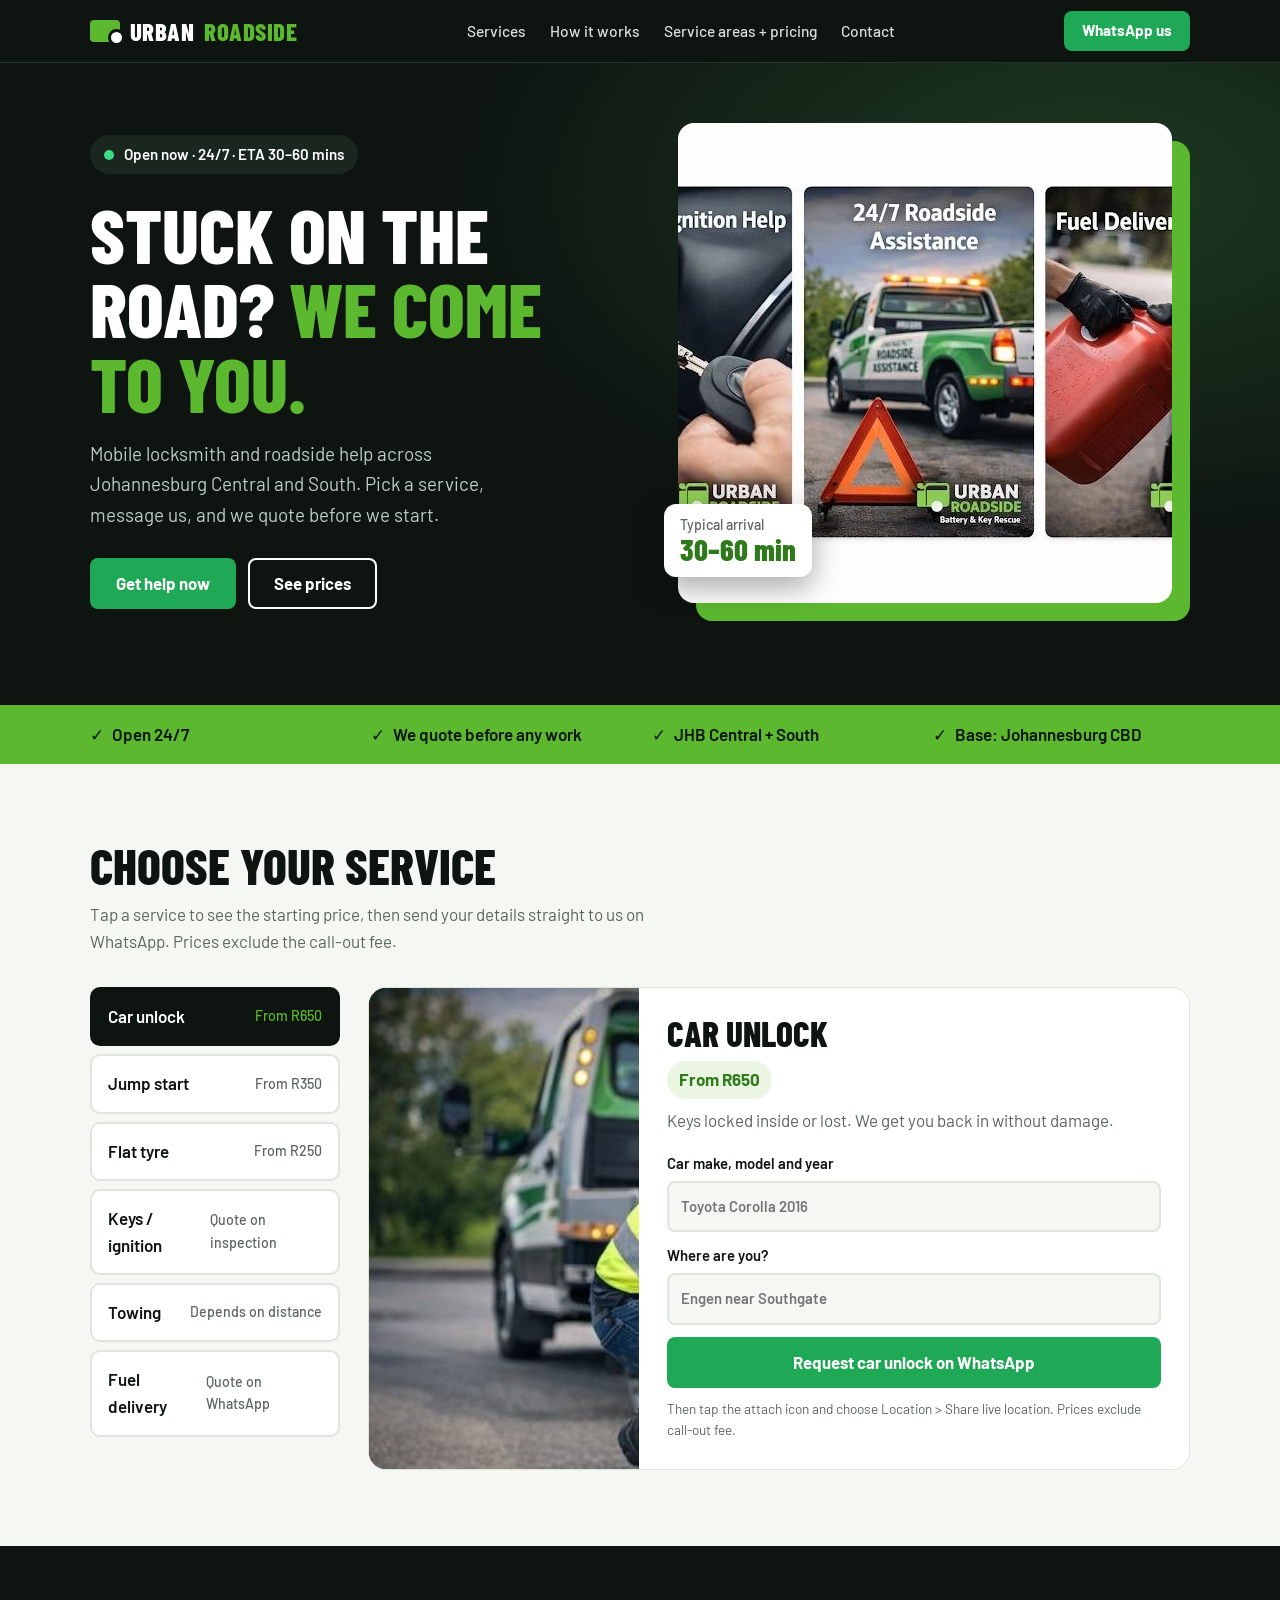
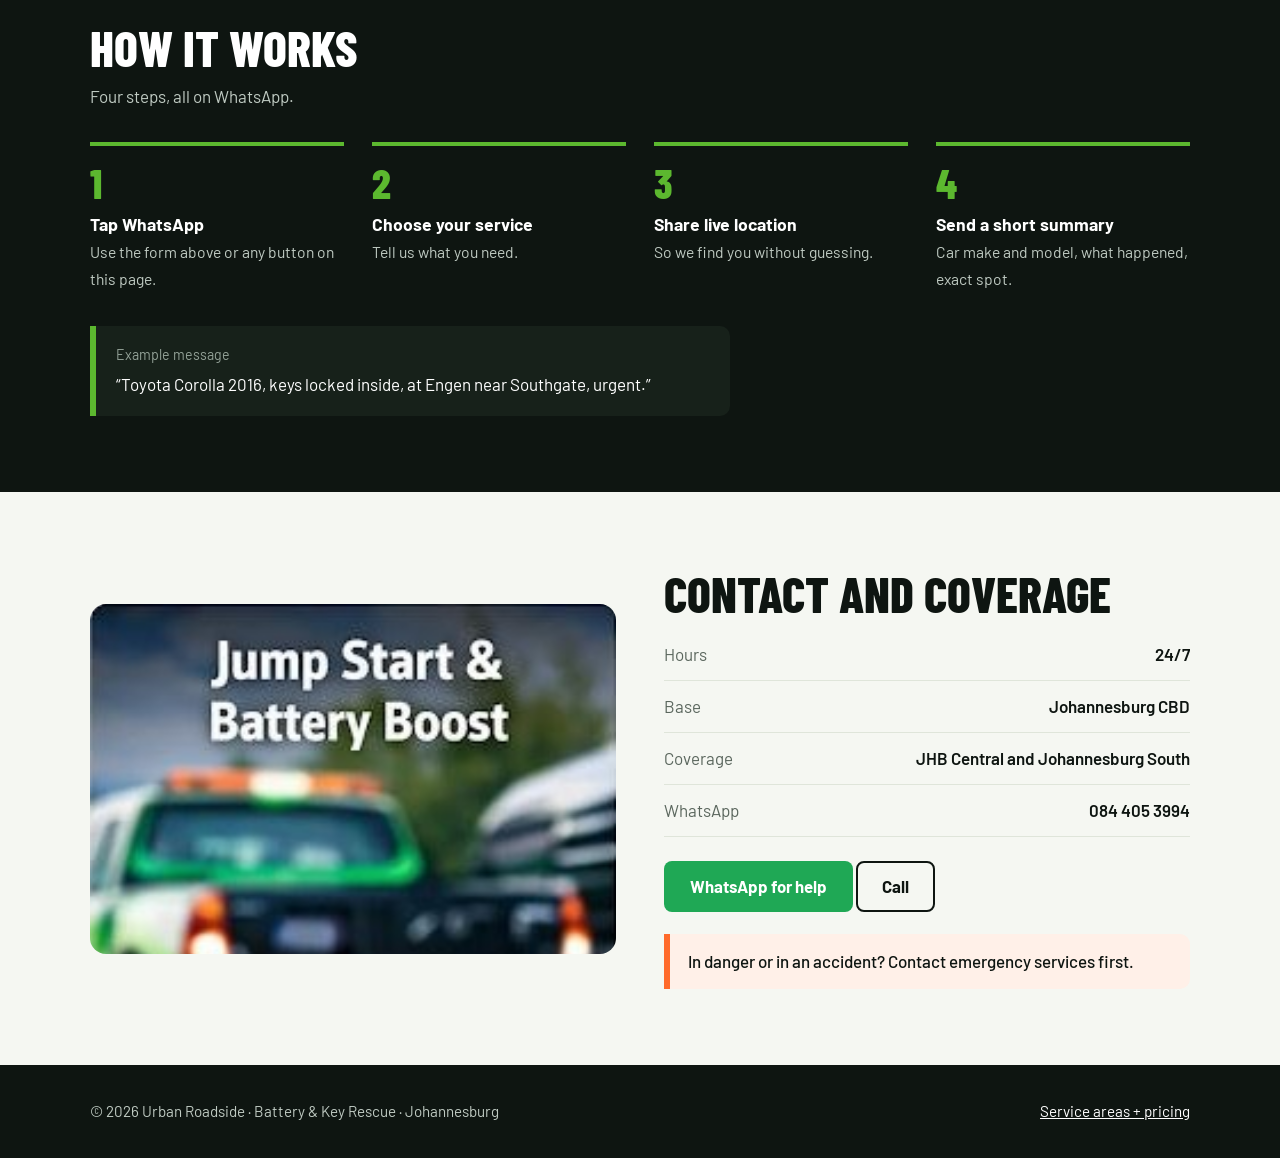
<file: index.html>
<!DOCTYPE html><html lang="en-ZA"><head><meta charset="utf-8"><meta name="viewport" content="width=device-width,initial-scale=1"><title>Urban Roadside | 24/7 Car Unlock, Jump Start &amp; Towing in Johannesburg</title>
<meta name="description" content="24/7 mobile car unlock, jump start, tyre help, keys and ignition, fuel delivery and towing in Johannesburg Central and South. WhatsApp for fast help. ETA 30–60 minutes.">
<link rel="canonical" href="https://urbanroadside.co.za/"><meta property="og:title" content="Urban Roadside | 24/7 Roadside Rescue in Johannesburg"><meta property="og:image" content="https://urbanroadside.co.za/images/towing.jpg"><meta name="theme-color" content="#0e1511"><link rel="preconnect" href="https://fonts.googleapis.com"><link rel="preconnect" href="https://fonts.gstatic.com" crossorigin><link href="https://fonts.googleapis.com/css2?family=Barlow+Condensed:wght@600;700;800&family=Barlow:wght@400;500;600&display=swap" rel="stylesheet"><link rel="stylesheet" href="styles.css"><script type="application/ld+json">{"@context":"https://schema.org","@type":"AutomotiveBusiness","name":"Urban Roadside","description":"24/7 mobile car locksmith and roadside assistance in Johannesburg Central and South.","url":"https://urbanroadside.co.za/","telephone":"+27844053994","openingHours":"Mo-Su 00:00-23:59","address":{"@type":"PostalAddress","addressLocality":"Johannesburg","addressRegion":"Gauteng","addressCountry":"ZA"},"areaServed":["Johannesburg Central","Johannesburg South"]}</script></head><body>
<a class="skip" href="#main">Skip to content</a><header><div class="wrap"><a class="brand" href="index.html"><i aria-hidden="true"></i>Urban <em>Roadside</em></a><nav aria-label="Main"><ul><li><a href="index.html#services">Services</a></li><li><a href="index.html#how">How it works</a></li><li><a href="about.html">Service areas + pricing</a></li><li><a href="#contact">Contact</a></li></ul></nav><a class="btn btn-wa head-cta" href="https://wa.me/27844053994" data-wa>WhatsApp us</a></div></header>
<main id="main">
<div class="hero"><div class="wrap"><div>
<p class="status"><b aria-hidden="true"></b>Open now · 24/7 · ETA 30–60 mins</p>
<h1>Stuck on the road? <span>We come to you.</span></h1>
<p class="lead">Mobile locksmith and roadside help across Johannesburg Central and South. Pick a service, message us, and we quote before we start.</p>
<div class="hero-cta"><a class="btn btn-wa" href="#services">Get help now</a><a class="btn btn-ghost" href="about.html">See prices</a></div>
</div>
<div class="frame"><img src="images/towing.jpg" alt="Urban Roadside technician securing a car on a flatbed tow truck" width="720" height="480"><div class="tag"><small>Typical arrival</small><strong>30–60 min</strong></div></div>
</div></div>
<div class="trust"><div class="wrap"><span>Open 24/7</span><span>We quote before any work</span><span>JHB Central + South</span><span>Base: Johannesburg CBD</span></div></div>

<section id="services"><div class="wrap">
<h2 class="title">Choose your service</h2>
<p class="intro">Tap a service to see the starting price, then send your details straight to us on WhatsApp. Prices exclude the call-out fee.</p>
<div class="picker">
<div class="tabs" role="tablist" aria-label="Services" id="tabs"></div>
<div class="panel" id="panel" role="tabpanel" aria-live="polite"></div>
</div>
<noscript><p><a href="about.html">See all services and prices</a>, or WhatsApp 084 405 3994.</p></noscript>
</div></section>

<section class="how" id="how"><div class="wrap">
<h2 class="title">How it works</h2><p class="intro">Four steps, all on WhatsApp.</p>
<ol class="steps"><li><b>Tap WhatsApp</b><span>Use the form above or any button on this page.</span></li><li><b>Choose your service</b><span>Tell us what you need.</span></li><li><b>Share live location</b><span>So we find you without guessing.</span></li><li><b>Send a short summary</b><span>Car make and model, what happened, exact spot.</span></li></ol>
<div class="example"><small>Example message</small>“Toyota Corolla 2016, keys locked inside, at Engen near Southgate, urgent.”</div>
</div></section>

<section class="reviews" id="reviews" hidden><div class="wrap"><h2 class="title">What customers say</h2><div class="rgrid" id="rgrid"></div></div></section>

<section id="contact"><div class="wrap two">
<img class="photo" src="images/roadside.jpg" alt="Urban Roadside assistance truck with a warning triangle on the road" width="230" height="350" loading="lazy">
<div><h2 class="title">Contact and coverage</h2>
<ul class="facts"><li><span>Hours</span><span>24/7</span></li><li><span>Base</span><span>Johannesburg CBD</span></li><li><span>Coverage</span><span>JHB Central and Johannesburg South</span></li><li><span>WhatsApp</span><span>084 405 3994</span></li></ul>
<a class="btn btn-wa" href="https://wa.me/27844053994" data-wa>WhatsApp for help</a> <a class="btn btn-ghost" href="tel:0844053994">Call</a>
<p class="safety">In danger or in an accident? Contact emergency services first.</p></div>
</div></section>
</main>
<footer><div class="wrap"><span>© <span id="yr">2026</span> Urban Roadside · Battery &amp; Key Rescue · Johannesburg</span><span><a href="about.html">Service areas + pricing</a></span></div></footer><div class="bar"><a href="https://wa.me/27844053994" data-wa>WhatsApp</a><a href="tel:0844053994">Call</a></div>
<script>
var NUM="27844053994";
/* To add a service: add one object here. Photos go in /images. */
var SERVICES=[
{id:"unlock",name:"Car unlock",price:"From R650",img:"images/unlock.jpg",d:"Keys locked inside or lost. We get you back in without damage.",msg:"Car unlock (keys locked inside or lost)"},
{id:"jump",name:"Jump start",price:"From R350",img:"images/jump.jpg",d:"Dead or weak battery boosted on the spot.",msg:"Jump start / battery boost"},
{id:"tyre",name:"Flat tyre",price:"From R250",img:"images/tyre.jpg",d:"Tyre inflation and puncture assistance where you are.",msg:"Tyre inflation / puncture assist"},
{id:"keys",name:"Keys / ignition",price:"Quote on inspection",img:"images/keys.jpg",d:"Key and ignition problems. We inspect first, then quote.",msg:"Keys / ignition assistance"},
{id:"tow",name:"Towing",price:"Depends on distance",img:"images/towing.jpg",d:"When the car cannot be fixed roadside. Send pickup and drop-off locations.",msg:"Towing assistance"},
{id:"fuel",name:"Fuel delivery",price:"Quote on WhatsApp",img:"images/fuel.jpg",d:"Ran out of fuel? We bring it to you.",msg:"Fuel delivery"}
];
/* Add real customer reviews here, e.g. {name:"Thabo M.",area:"Rosettenville",stars:5,text:"..."} — the section appears automatically. */
var REVIEWS=[];
var tabs=document.getElementById("tabs"),panel=document.getElementById("panel"),cur=0,car="",place="";
function esc(s){return String(s).replace(/[&<>"]/g,function(c){return{"&":"&amp;","<":"&lt;",">":"&gt;",'"':"&quot;"}[c]})}
function link(){var s=SERVICES[cur];return"https://wa.me/"+NUM+"?text="+encodeURIComponent("Hi Urban Roadside, I need: "+s.msg+"."+(car?" Car: "+car+".":"")+(place?" Location: "+place+".":"")+" I will send my live location now.")}
function draw(fade){var s=SERVICES[cur];
tabs.innerHTML=SERVICES.map(function(x,i){return'<button class="tab" role="tab" aria-selected="'+(i==cur)+'" data-i="'+i+'">'+esc(x.name)+'<small>'+esc(x.price)+'</small></button>'}).join("");
panel.innerHTML='<div class="ph"><img src="'+s.img+'" alt="'+esc(s.name)+'"></div><div class="body'+(fade?" fade":"")+'"><h3>'+esc(s.name)+'</h3><span class="price">'+esc(s.price)+'</span><p class="d">'+esc(s.d)+'</p><label class="field">Car make, model and year<input id="car" value="'+esc(car)+'" placeholder="Toyota Corolla 2016" autocomplete="off"></label><label class="field">Where are you?<input id="place" value="'+esc(place)+'" placeholder="Engen near Southgate" autocomplete="off"></label><a class="btn btn-wa" id="send" href="'+link()+'">Request '+esc(s.name.toLowerCase())+' on WhatsApp</a><p class="note">Then tap the attach icon and choose Location &gt; Share live location. Prices exclude call-out fee.</p></div>'}
tabs.addEventListener("click",function(e){var b=e.target.closest(".tab");if(b){cur=+b.dataset.i;draw(true)}});
tabs.addEventListener("keydown",function(e){if(e.key=="ArrowDown"||e.key=="ArrowRight"||e.key=="ArrowUp"||e.key=="ArrowLeft"){cur=(cur+(e.key=="ArrowDown"||e.key=="ArrowRight"?1:SERVICES.length-1))%SERVICES.length;draw(true);tabs.children[cur].focus();e.preventDefault()}});
panel.addEventListener("input",function(e){if(e.target.id=="car")car=e.target.value.trim();if(e.target.id=="place")place=e.target.value.trim();document.getElementById("send").href=link()});
draw(false);
if(REVIEWS.length){document.getElementById("reviews").hidden=false;document.getElementById("rgrid").innerHTML=REVIEWS.map(function(r){return'<div class="rev"><div class="stars" aria-label="'+r.stars+' out of 5">'+"★".repeat(r.stars)+'</div><p>'+esc(r.text)+'</p><b>'+esc(r.name)+'</b><small>'+esc(r.area||"")+'</small></div>'}).join("")}
document.querySelectorAll("[data-wa]").forEach(function(a){a.href="https://wa.me/27844053994?text="+encodeURIComponent("Hi Urban Roadside, I need help.")});document.getElementById("yr").textContent=new Date().getFullYear();
</script></body></html>
</file>
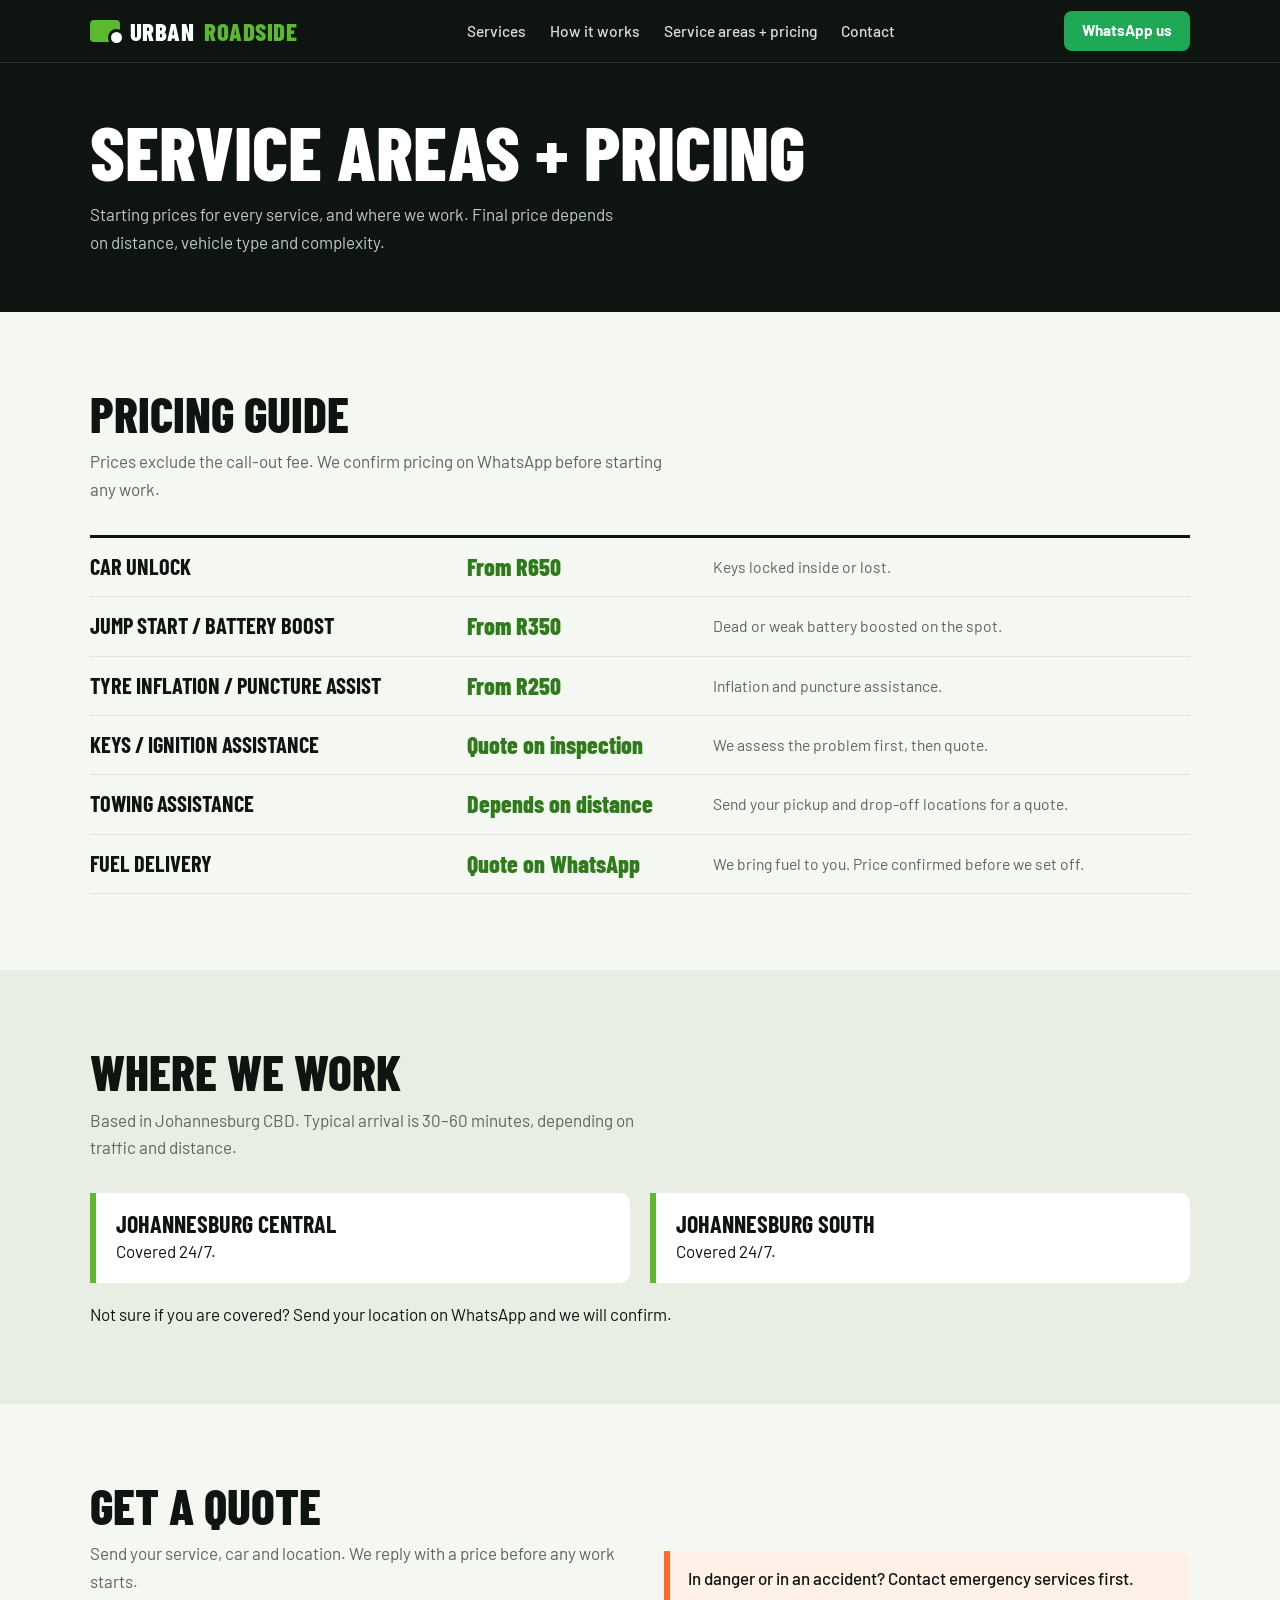
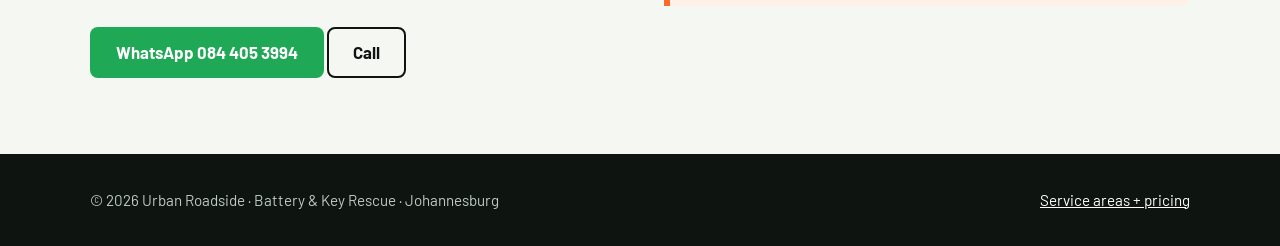
<file: about.html>
<!DOCTYPE html><html lang="en-ZA"><head><meta charset="utf-8"><meta name="viewport" content="width=device-width,initial-scale=1"><title>Service Areas &amp; Pricing | Urban Roadside Johannesburg</title>
<meta name="description" content="Starting prices for car unlock, jump start, tyre help, keys, fuel delivery and towing in Johannesburg Central and South. Prices exclude call-out fee and are confirmed on WhatsApp before work.">
<link rel="canonical" href="https://urbanroadside.co.za/about.html"><meta name="theme-color" content="#0e1511"><link rel="preconnect" href="https://fonts.googleapis.com"><link rel="preconnect" href="https://fonts.gstatic.com" crossorigin><link href="https://fonts.googleapis.com/css2?family=Barlow+Condensed:wght@600;700;800&family=Barlow:wght@400;500;600&display=swap" rel="stylesheet"><link rel="stylesheet" href="styles.css"></head><body>
<a class="skip" href="#main">Skip to content</a><header><div class="wrap"><a class="brand" href="index.html"><i aria-hidden="true"></i>Urban <em>Roadside</em></a><nav aria-label="Main"><ul><li><a href="index.html#services">Services</a></li><li><a href="index.html#how">How it works</a></li><li><a href="about.html">Service areas + pricing</a></li><li><a href="#contact">Contact</a></li></ul></nav><a class="btn btn-wa head-cta" href="https://wa.me/27844053994" data-wa>WhatsApp us</a></div></header>
<main id="main"><div class="page-head"><div class="wrap"><h1>Service areas + pricing</h1><p>Starting prices for every service, and where we work. Final price depends on distance, vehicle type and complexity.</p></div></div>
<section><div class="wrap"><h2 class="title">Pricing guide</h2><p class="intro">Prices exclude the call-out fee. We confirm pricing on WhatsApp before starting any work.</p>
<table class="ptable"><tbody><tr><th scope="row">Car unlock</th><td class="p">From R650</td><td class="n">Keys locked inside or lost.</td></tr><tr><th scope="row">Jump start / battery boost</th><td class="p">From R350</td><td class="n">Dead or weak battery boosted on the spot.</td></tr><tr><th scope="row">Tyre inflation / puncture assist</th><td class="p">From R250</td><td class="n">Inflation and puncture assistance.</td></tr><tr><th scope="row">Keys / ignition assistance</th><td class="p">Quote on inspection</td><td class="n">We assess the problem first, then quote.</td></tr><tr><th scope="row">Towing assistance</th><td class="p">Depends on distance</td><td class="n">Send your pickup and drop-off locations for a quote.</td></tr><tr><th scope="row">Fuel delivery</th><td class="p">Quote on WhatsApp</td><td class="n">We bring fuel to you. Price confirmed before we set off.</td></tr></tbody></table></div></section>
<section style="background:#e9eee5"><div class="wrap"><h2 class="title">Where we work</h2><p class="intro">Based in Johannesburg CBD. Typical arrival is 30–60 minutes, depending on traffic and distance.</p>
<div class="cover"><div><h3>Johannesburg Central</h3><p>Covered 24/7.</p></div><div><h3>Johannesburg South</h3><p>Covered 24/7.</p></div></div>
<p style="margin-top:18px">Not sure if you are covered? Send your location on WhatsApp and we will confirm.</p></div></section>
<section id="contact"><div class="wrap two"><div><h2 class="title">Get a quote</h2><p class="intro">Send your service, car and location. We reply with a price before any work starts.</p><a class="btn btn-wa" href="https://wa.me/27844053994" data-wa>WhatsApp 084 405 3994</a> <a class="btn btn-ghost" href="tel:0844053994">Call</a></div>
<p class="safety" style="margin:0">In danger or in an accident? Contact emergency services first.</p></div></section></main>
<footer><div class="wrap"><span>© <span id="yr">2026</span> Urban Roadside · Battery &amp; Key Rescue · Johannesburg</span><span><a href="about.html">Service areas + pricing</a></span></div></footer><div class="bar"><a href="https://wa.me/27844053994" data-wa>WhatsApp</a><a href="tel:0844053994">Call</a></div><script>document.querySelectorAll("[data-wa]").forEach(function(a){a.href="https://wa.me/27844053994?text="+encodeURIComponent("Hi Urban Roadside, I need help.")});document.getElementById("yr").textContent=new Date().getFullYear();</script></body></html>
</file>
<file: styles.css>
:root{--ink:#0e1511;--ink2:#17211a;--green:#5cb82f;--green-d:#2f7a1a;--paper:#f5f7f2;--card:#fff;--mute:#5b675e;--rule:#dfe5da;--alert:#ff6a2b;--wa:#1fa855;
--display:"Barlow Condensed","Arial Narrow",Impact,sans-serif;--body:"Barlow",system-ui,-apple-system,"Segoe UI",Roboto,sans-serif;--max:1140px}
*{box-sizing:border-box;margin:0}
html{scroll-behavior:smooth;scroll-padding-top:72px}
body{font:400 1.0625rem/1.6 var(--body);color:var(--ink);background:var(--paper);padding-bottom:62px}
a{color:inherit}img{display:block;max-width:100%}
.wrap{max-width:var(--max);margin:0 auto;padding:0 20px}
:focus-visible{outline:3px solid var(--green);outline-offset:3px}
.skip{position:absolute;left:-999px;background:var(--green);padding:8px 14px;z-index:99}.skip:focus{left:8px;top:8px}
header{background:var(--ink);color:#fff;position:sticky;top:0;z-index:20;border-bottom:1px solid #26332a}
header .wrap{display:flex;align-items:center;justify-content:space-between;height:62px;gap:16px}
.brand{font:800 1.55rem/1 var(--display);letter-spacing:.02em;text-decoration:none;display:flex;align-items:center;gap:10px;text-transform:uppercase}
.brand i{width:30px;height:22px;background:var(--green);border-radius:4px;position:relative;display:block}
.brand i::after{content:"";position:absolute;right:-5px;bottom:-4px;width:11px;height:11px;border-radius:50%;background:#fff;border:3px solid var(--ink)}
.brand em{font-style:normal;color:var(--green)}
nav ul{list-style:none;padding:0;display:flex;gap:24px}
nav a{text-decoration:none;font-weight:500;font-size:.97rem;opacity:.85}nav a:hover{opacity:1;color:var(--green)}
.btn{display:inline-flex;align-items:center;justify-content:center;gap:8px;font:700 1.05rem/1 var(--body);padding:15px 24px;border-radius:8px;text-decoration:none;border:2px solid transparent;cursor:pointer}
.btn-wa{background:var(--wa);color:#fff}.btn-wa:hover{background:var(--green-d)}
.btn-ghost{border-color:currentColor}
.head-cta{padding:10px 16px;font-size:.95rem}
@media(max-width:780px){nav{display:none}}

/* hero */
.hero{background:radial-gradient(900px 500px at 85% 20%,#1d3a22 0,transparent 70%),var(--ink);color:#fff;padding:60px 0 84px;overflow:hidden}
.hero .wrap{display:grid;grid-template-columns:1.02fr .98fr;gap:56px;align-items:center}
.status{display:inline-flex;gap:10px;align-items:center;font-weight:600;font-size:.95rem;background:#1a271e;padding:7px 14px;border-radius:99px;margin-bottom:22px}
.status b{width:10px;height:10px;border-radius:50%;background:#3ddc84;animation:pulse 2s infinite}
@keyframes pulse{0%{box-shadow:0 0 0 0 rgba(61,220,132,.6)}100%{box-shadow:0 0 0 12px rgba(61,220,132,0)}}
h1{font:800 clamp(2.7rem,6.4vw,4.8rem)/.97 var(--display);text-transform:uppercase}
h1 span{color:var(--green)}
.lead{margin:20px 0 28px;font-size:1.18rem;color:#bfcac2;max-width:36ch}
.hero-cta{display:flex;flex-wrap:wrap;gap:12px}
.frame{position:relative;padding:0 18px 18px 0}
.frame::before{content:"";position:absolute;inset:18px 0 0 18px;background:var(--green);border-radius:16px}
.frame img{position:relative;border-radius:16px;width:100%;aspect-ratio:3/2;object-fit:cover}
.tag{position:absolute;left:-14px;bottom:44px;background:#fff;color:var(--ink);padding:12px 16px;border-radius:12px;box-shadow:0 10px 30px rgba(0,0,0,.35);font-weight:600;line-height:1.25}
.tag small{display:block;color:var(--mute);font-weight:500}
.tag strong{font:800 1.9rem/1 var(--display);color:var(--green-d)}
@media(max-width:900px){.hero .wrap{grid-template-columns:1fr;gap:40px}.tag{left:8px}}

.trust{background:var(--green);color:var(--ink)}
.trust .wrap{display:grid;grid-template-columns:repeat(auto-fit,minmax(200px,1fr));gap:8px 24px;padding-top:16px;padding-bottom:16px;font-weight:600}
.trust span{display:flex;gap:8px;align-items:center}.trust span::before{content:"✓";font-weight:800}

section{padding:76px 0}
.title{font:800 clamp(2rem,4.6vw,3.1rem)/1.02 var(--display);text-transform:uppercase;margin-bottom:10px}
.intro{color:var(--mute);max-width:58ch;margin-bottom:32px}

/* picker */
.picker{display:grid;grid-template-columns:250px 1fr;gap:28px;align-items:start}
.tabs{display:flex;flex-direction:column;gap:8px}
.tab{all:unset;box-sizing:border-box;cursor:pointer;padding:14px 16px;border-radius:10px;border:2px solid var(--rule);background:#fff;font-weight:600;display:flex;justify-content:space-between;gap:10px;align-items:center}
.tab small{font-weight:500;color:var(--mute)}
.tab:hover{border-color:var(--green)}
.tab[aria-selected=true]{background:var(--ink);color:#fff;border-color:var(--ink)}
.tab[aria-selected=true] small{color:var(--green)}
.tab:focus-visible{outline:3px solid var(--green);outline-offset:2px}
.panel{background:#fff;border-radius:18px;border:1px solid var(--rule);display:grid;grid-template-columns:270px 1fr;overflow:hidden;min-height:430px}
.panel .ph{position:relative;background:var(--ink)}
.panel .ph img{width:100%;height:100%;object-fit:cover;position:absolute;inset:0}
.panel .body{padding:28px}
.panel h3{font:800 2.2rem/1 var(--display);text-transform:uppercase}
.price{display:inline-block;margin:10px 0 8px;background:#eaf6e2;color:var(--green-d);font-weight:700;padding:5px 12px;border-radius:99px}
.panel p.d{color:var(--mute);margin-bottom:18px}
.field{display:block;margin-bottom:12px;font-weight:600;font-size:.93rem}
.field input{display:block;width:100%;margin-top:5px;padding:12px;font:inherit;border:2px solid var(--rule);border-radius:8px;background:var(--paper)}
.field input:focus{outline:none;border-color:var(--green)}
.panel .btn{width:100%}
.note{font-size:.85rem;color:var(--mute);margin-top:10px}
.fade{animation:swap .35s ease}
@keyframes swap{from{opacity:.2;transform:translateY(6px)}to{opacity:1;transform:none}}
@media(max-width:900px){.picker{grid-template-columns:1fr}.tabs{flex-direction:row;overflow-x:auto;padding-bottom:4px}.tab{white-space:nowrap}.tab small{display:none}}
@media(max-width:620px){.panel{grid-template-columns:1fr}.panel .ph{height:200px}}

.how{background:var(--ink);color:#fff}.how .intro{color:#bfcac2}
.steps{list-style:none;padding:0;counter-reset:s;display:grid;grid-template-columns:repeat(auto-fit,minmax(200px,1fr));gap:28px}
.steps li{counter-increment:s;padding-top:16px;border-top:4px solid var(--green)}
.steps li::before{content:counter(s);font:800 2.6rem/1 var(--display);color:var(--green);display:block;margin-bottom:6px}
.steps b{display:block;font-size:1.1rem}.steps span{color:#bfcac2;font-size:.98rem}
.example{margin-top:34px;padding:18px 20px;border-left:6px solid var(--green);background:var(--ink2);border-radius:0 10px 10px 0;max-width:640px}
.example small{display:block;color:#93a197;margin-bottom:4px}

.two{display:grid;grid-template-columns:1fr 1fr;gap:48px;align-items:center}
@media(max-width:800px){.two{grid-template-columns:1fr;gap:30px}}
.photo{border-radius:16px;width:100%;aspect-ratio:4/3;object-fit:cover;object-position:top}
.facts{list-style:none;padding:0;margin:0 0 24px}
.facts li{display:flex;justify-content:space-between;gap:20px;padding:12px 0;border-bottom:1px solid var(--rule)}
.facts li span:first-child{color:var(--mute)}.facts li span:last-child{font-weight:600;text-align:right}
.safety{background:#fff0e8;border-left:6px solid var(--alert);padding:14px 18px;border-radius:0 10px 10px 0;margin-top:22px;font-weight:500}

.reviews{background:#fff}
.rgrid{display:grid;grid-template-columns:repeat(auto-fit,minmax(260px,1fr));gap:20px}
.rev{background:var(--paper);border-radius:14px;padding:22px}
.rev .stars{color:#f0a500;letter-spacing:2px}.rev p{margin:8px 0 12px}.rev b{display:block}.rev small{color:var(--mute)}

footer{background:var(--ink);color:#bfcac2;padding:34px 0;font-size:.95rem}
footer .wrap{display:flex;flex-wrap:wrap;justify-content:space-between;gap:16px}footer a{color:#fff}
.bar{position:fixed;left:0;right:0;bottom:0;display:flex;z-index:30;box-shadow:0 -4px 16px rgba(0,0,0,.3)}
.bar a{flex:1;text-align:center;padding:17px 10px;font-weight:700;text-decoration:none;color:#fff;background:var(--ink)}.bar a:first-child{background:var(--wa)}
@media(min-width:781px){.bar{display:none}body{padding-bottom:0}}

/* pricing page */
.page-head{background:var(--ink);color:#fff;padding:50px 0 56px}.page-head p{color:#bfcac2;margin-top:14px;max-width:54ch}
.ptable{width:100%;border-collapse:collapse;border-top:3px solid var(--ink)}
.ptable th,.ptable td{padding:16px 12px 16px 0;text-align:left;border-bottom:1px solid var(--rule);vertical-align:top}
.ptable th{font:700 1.4rem/1.1 var(--display);text-transform:uppercase}
.ptable td.p{font:800 1.5rem/1.1 var(--display);white-space:nowrap;color:var(--green-d)}.ptable td.n{color:var(--mute);font-size:.98rem}
@media(max-width:640px){.ptable,.ptable tbody,.ptable tr,.ptable th,.ptable td{display:block}.ptable tr{padding:14px 0;border-bottom:1px solid var(--rule)}.ptable th,.ptable td{border:0;padding:2px 0}}
.cover{display:grid;grid-template-columns:repeat(auto-fit,minmax(240px,1fr));gap:20px}
.cover div{border-left:6px solid var(--green);background:#fff;padding:18px 20px;border-radius:0 10px 10px 0}
.cover h3{font:700 1.5rem/1.1 var(--display);text-transform:uppercase}
@media(prefers-reduced-motion:reduce){html{scroll-behavior:auto}*{animation:none!important}}
</file>
